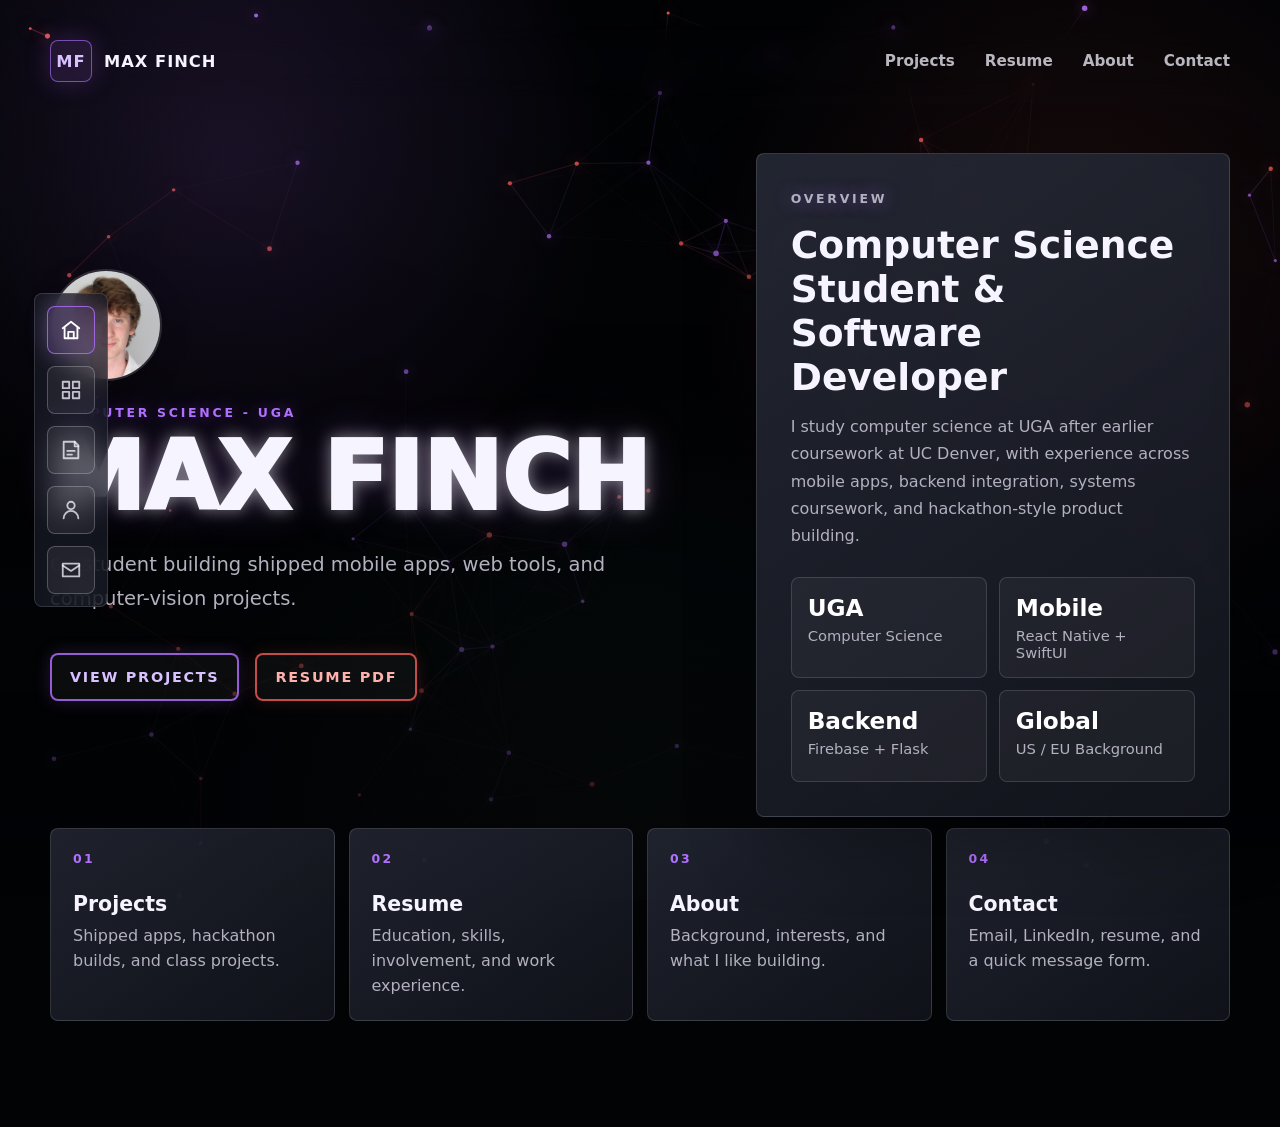
<file: index.html>
<!DOCTYPE html>
<html lang="en">
  <head>
    <meta charset="UTF-8" />
    <meta name="viewport" content="width=device-width, initial-scale=1.0" />
    <meta
      name="description"
      content="Max Finch is a computer science student at the University of Georgia building shipped mobile apps, web tools, and computer-vision projects."
    />
    <title>Max Finch | Portfolio</title>
    <link rel="stylesheet" href="styles.css?v=headshot-crop-4" />
  </head>
  <body data-page="home">
    <canvas id="particle-canvas" aria-hidden="true"></canvas>

    <aside class="side-dock" aria-label="Page navigation">
      <a class="dock-link" href="index.html" aria-label="Home" data-page-link="home">
        <svg viewBox="0 0 24 24" aria-hidden="true">
          <path d="m3 10 9-7 9 7"></path>
          <path d="M5 9.5V21h14V9.5"></path>
          <path d="M9 21v-7h6v7"></path>
        </svg>
      </a>
      <a class="dock-link" href="projects.html" aria-label="Projects" data-page-link="projects">
        <svg viewBox="0 0 24 24" aria-hidden="true">
          <rect x="3" y="3" width="7" height="7"></rect>
          <rect x="14" y="3" width="7" height="7"></rect>
          <rect x="3" y="14" width="7" height="7"></rect>
          <rect x="14" y="14" width="7" height="7"></rect>
        </svg>
      </a>
      <a class="dock-link" href="resume.html" aria-label="Resume" data-page-link="resume">
        <svg viewBox="0 0 24 24" aria-hidden="true">
          <path d="M8 3h8l4 4v14H4V3h4z"></path>
          <path d="M16 3v5h4"></path>
          <path d="M8 13h8"></path>
          <path d="M8 17h5"></path>
        </svg>
      </a>
      <a class="dock-link" href="about.html" aria-label="About" data-page-link="about">
        <svg viewBox="0 0 24 24" aria-hidden="true">
          <path d="M20 21a8 8 0 0 0-16 0"></path>
          <circle cx="12" cy="7" r="4"></circle>
        </svg>
      </a>
      <a class="dock-link" href="contact.html" aria-label="Contact" data-page-link="contact">
        <svg viewBox="0 0 24 24" aria-hidden="true">
          <rect x="3" y="5" width="18" height="14"></rect>
          <path d="m3 7 9 6 9-6"></path>
        </svg>
      </a>
    </aside>

    <main class="site-shell home-shell">
      <nav class="top-nav">
        <a class="brand" href="index.html" aria-label="Max Finch home">
          <span class="brand-mark">MF</span>
          <span>Max Finch</span>
        </a>
        <div class="nav-links" aria-label="Primary navigation">
          <a href="projects.html" data-page-link="projects">Projects</a>
          <a href="resume.html" data-page-link="resume">Resume</a>
          <a href="about.html" data-page-link="about">About</a>
          <a href="contact.html" data-page-link="contact">Contact</a>
        </div>
      </nav>

      <section class="hero home-hero" aria-labelledby="intro-title">
        <div class="hero-copy">
          <span class="hero-headshot">
            <img
              src="assets/Headshot1.jpg"
              alt="Max Finch"
              width="112"
              height="112"
            />
          </span>
          <p class="eyebrow">Computer Science - UGA</p>
          <h1 id="intro-title">Max Finch</h1>
          <p class="intro compact-intro">
            CS student building shipped mobile apps, web tools, and computer-vision projects.
          </p>
          <div class="actions" aria-label="Portfolio actions">
            <a class="button primary" href="projects.html">View Projects</a>
            <a class="button secondary" href="assets/max-finch-resume.pdf" download>Resume PDF</a>
          </div>
        </div>

        <div class="identity-panel" aria-label="Profile summary">
          <p class="panel-label">Overview</p>
          <h2>Computer Science Student &amp; Software Developer</h2>
          <p>
            I study computer science at UGA after earlier coursework at UC Denver, with experience across mobile apps,
            backend integration, systems coursework, and hackathon-style product building.
          </p>
          <div class="stat-grid" aria-label="Quick stats">
            <div>
              <strong>UGA</strong>
              <span>Computer Science</span>
            </div>
            <div>
              <strong>Mobile</strong>
              <span>React Native + SwiftUI</span>
            </div>
            <div>
              <strong>Backend</strong>
              <span>Firebase + Flask</span>
            </div>
            <div>
              <strong>Global</strong>
              <span>US / EU Background</span>
            </div>
          </div>
        </div>
      </section>

      <section class="home-pages" aria-label="Explore pages">
        <a class="page-card" href="projects.html">
          <span>01</span>
          <strong>Projects</strong>
          <p>Shipped apps, hackathon builds, and class projects.</p>
        </a>
        <a class="page-card" href="resume.html">
          <span>02</span>
          <strong>Resume</strong>
          <p>Education, skills, involvement, and work experience.</p>
        </a>
        <a class="page-card" href="about.html">
          <span>03</span>
          <strong>About</strong>
          <p>Background, interests, and what I like building.</p>
        </a>
        <a class="page-card" href="contact.html">
          <span>04</span>
          <strong>Contact</strong>
          <p>Email, LinkedIn, resume, and a quick message form.</p>
        </a>
      </section>
    </main>

    <script src="particles.js"></script>
    <script src="app.js"></script>
  </body>
</html>
</file>
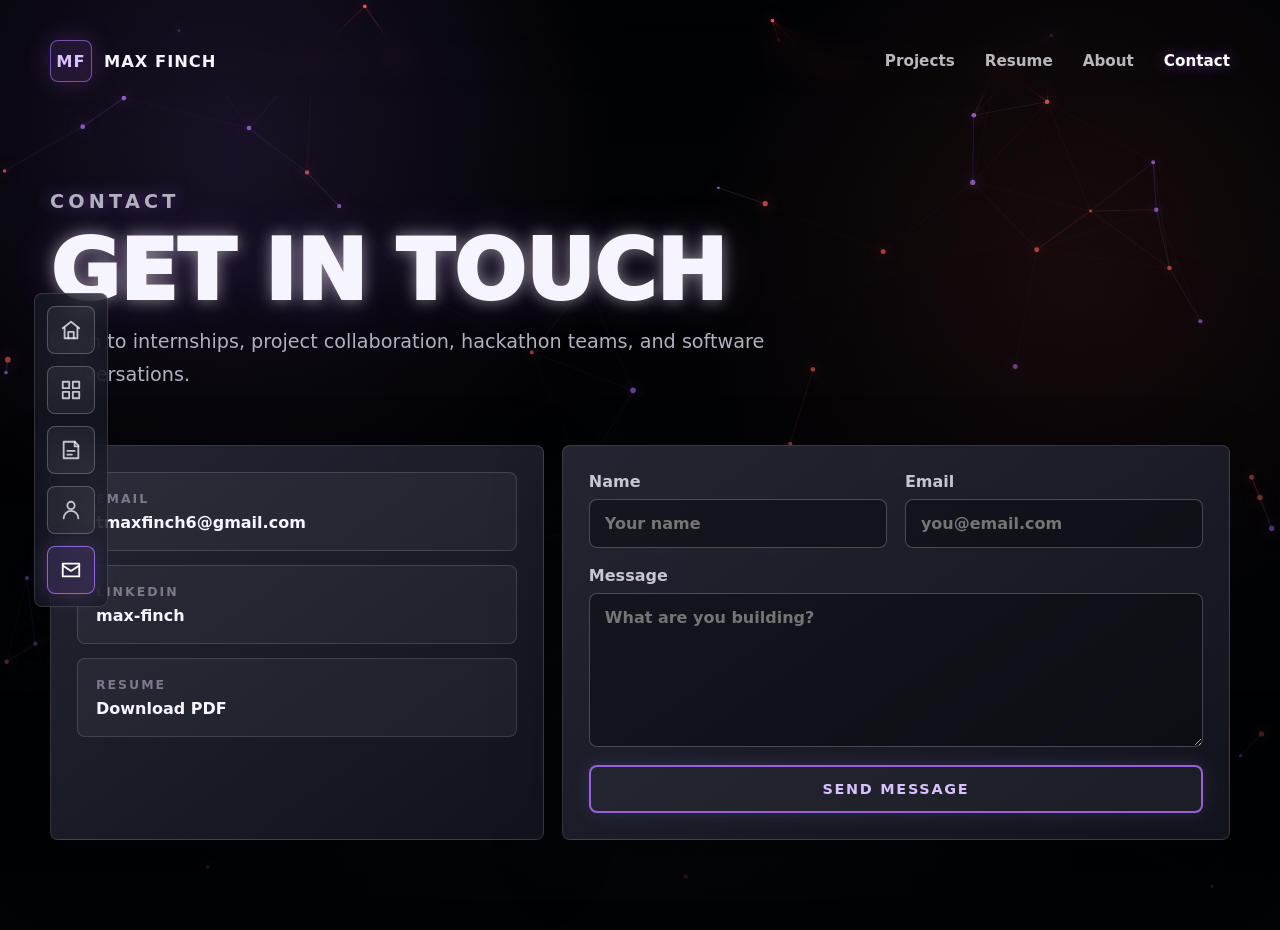
<file: contact.html>
<!DOCTYPE html>
<html lang="en">
  <head>
    <meta charset="UTF-8" />
    <meta name="viewport" content="width=device-width, initial-scale=1.0" />
    <title>Contact | Max Finch</title>
    <link rel="stylesheet" href="styles.css" />
  </head>
  <body data-page="contact">
    <canvas id="particle-canvas" aria-hidden="true"></canvas>

    <aside class="side-dock" aria-label="Page navigation">
      <a class="dock-link" href="index.html" aria-label="Home" data-page-link="home"><svg viewBox="0 0 24 24" aria-hidden="true"><path d="m3 10 9-7 9 7"></path><path d="M5 9.5V21h14V9.5"></path><path d="M9 21v-7h6v7"></path></svg></a>
      <a class="dock-link" href="projects.html" aria-label="Projects" data-page-link="projects"><svg viewBox="0 0 24 24" aria-hidden="true"><rect x="3" y="3" width="7" height="7"></rect><rect x="14" y="3" width="7" height="7"></rect><rect x="3" y="14" width="7" height="7"></rect><rect x="14" y="14" width="7" height="7"></rect></svg></a>
      <a class="dock-link" href="resume.html" aria-label="Resume" data-page-link="resume"><svg viewBox="0 0 24 24" aria-hidden="true"><path d="M8 3h8l4 4v14H4V3h4z"></path><path d="M16 3v5h4"></path><path d="M8 13h8"></path><path d="M8 17h5"></path></svg></a>
      <a class="dock-link" href="about.html" aria-label="About" data-page-link="about"><svg viewBox="0 0 24 24" aria-hidden="true"><path d="M20 21a8 8 0 0 0-16 0"></path><circle cx="12" cy="7" r="4"></circle></svg></a>
      <a class="dock-link" href="contact.html" aria-label="Contact" data-page-link="contact"><svg viewBox="0 0 24 24" aria-hidden="true"><rect x="3" y="5" width="18" height="14"></rect><path d="m3 7 9 6 9-6"></path></svg></a>
    </aside>

    <main class="site-shell page-shell">
      <nav class="top-nav">
        <a class="brand" href="index.html"><span class="brand-mark">MF</span><span>Max Finch</span></a>
        <div class="nav-links" aria-label="Primary navigation">
          <a href="projects.html" data-page-link="projects">Projects</a>
          <a href="resume.html" data-page-link="resume">Resume</a>
          <a href="about.html" data-page-link="about">About</a>
          <a href="contact.html" data-page-link="contact">Contact</a>
        </div>
      </nav>

      <header class="page-header">
        <p class="eyebrow">Contact</p>
        <h1>Get in touch</h1>
        <p>Open to internships, project collaboration, hackathon teams, and software conversations.</p>
      </header>

      <section class="contact-grid">
        <div class="contact-card">
          <a class="contact-link" href="mailto:tmaxfinch6@gmail.com">
            <span>Email</span>
            <strong>tmaxfinch6@gmail.com</strong>
          </a>
          <a class="contact-link" href="https://www.linkedin.com/in/max-finch" target="_blank" rel="noreferrer">
            <span>LinkedIn</span>
            <strong>max-finch</strong>
          </a>
          <a class="contact-link" href="assets/max-finch-resume.pdf" download>
            <span>Resume</span>
            <strong>Download PDF</strong>
          </a>
        </div>

        <form class="message-card" id="contact-form">
          <label>
            Name
            <input type="text" name="name" placeholder="Your name" autocomplete="name" />
          </label>
          <label>
            Email
            <input type="email" name="email" placeholder="you@email.com" autocomplete="email" />
          </label>
          <label class="full-field">
            Message
            <textarea name="message" rows="5" placeholder="What are you building?"></textarea>
          </label>
          <button class="button primary full-field" type="submit">Send Message</button>
        </form>
      </section>
    </main>

    <script src="particles.js"></script>
    <script src="app.js"></script>
  </body>
</html>
</file>
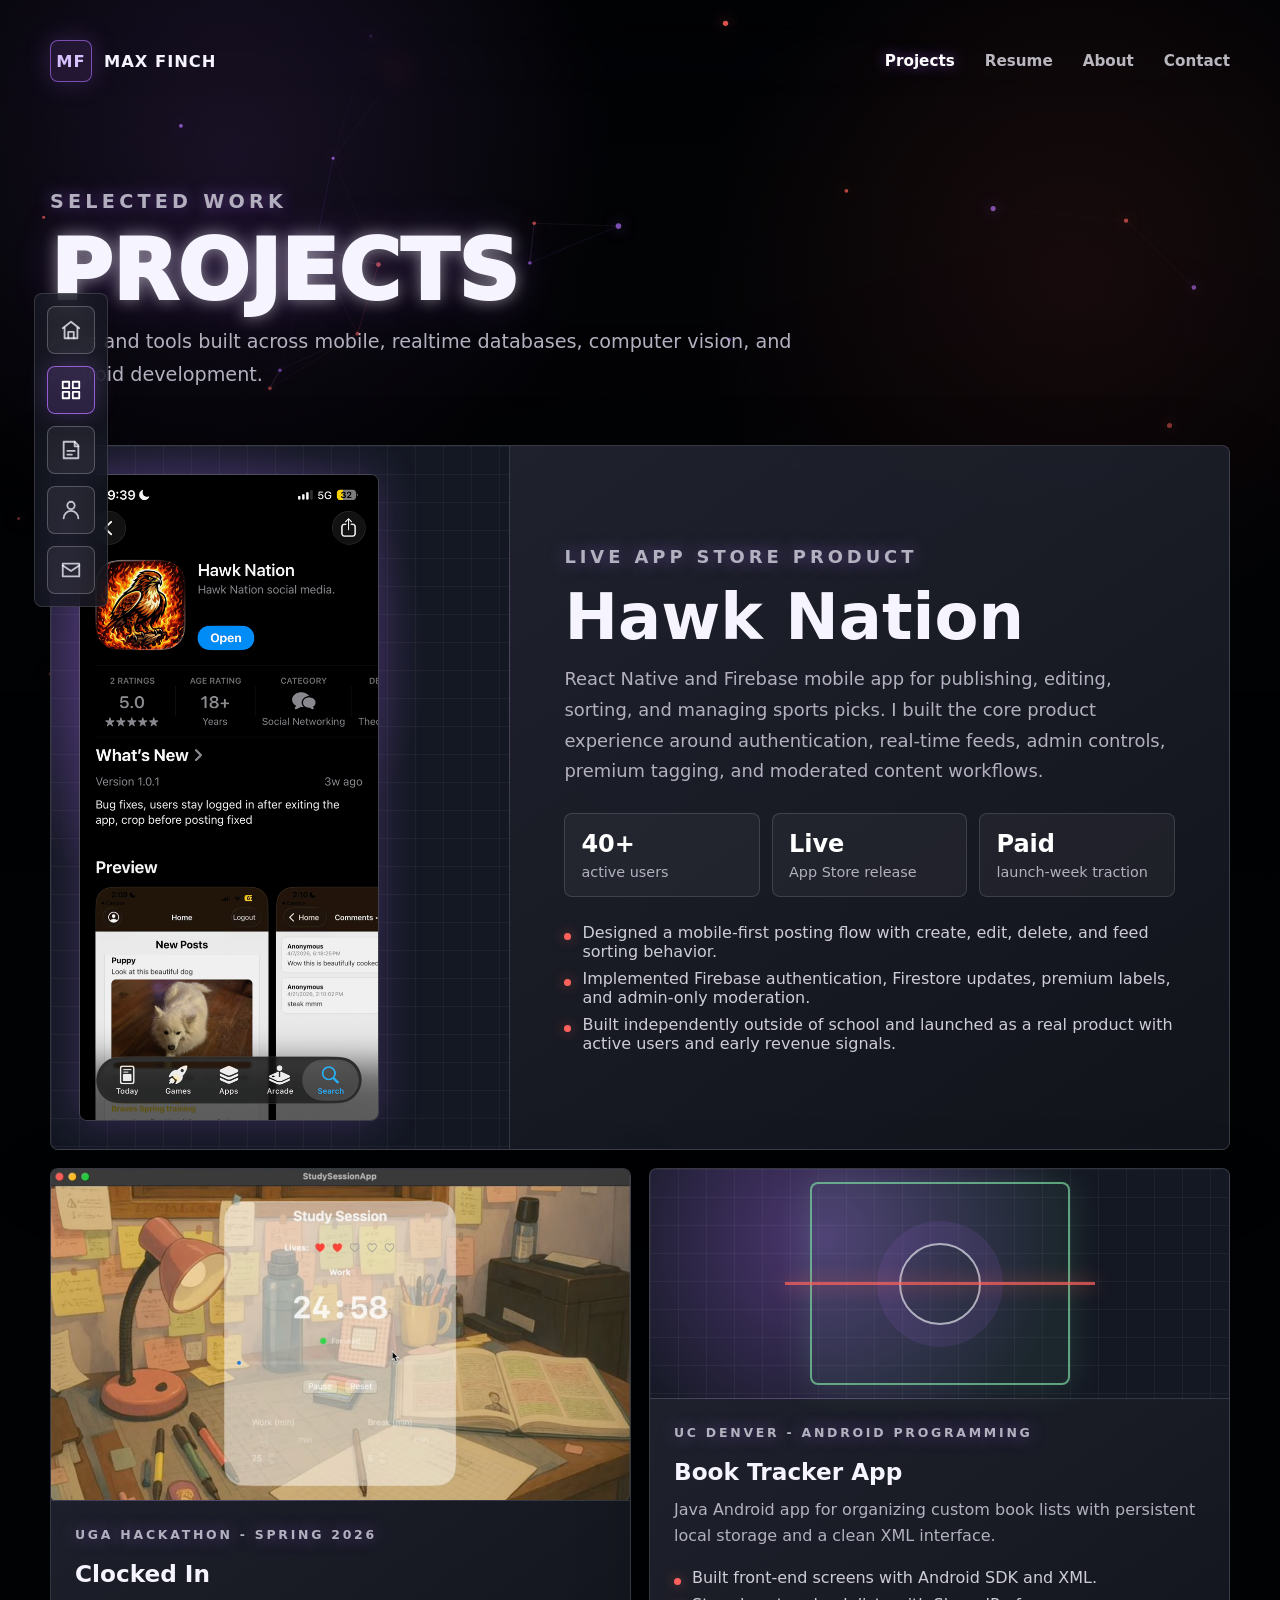
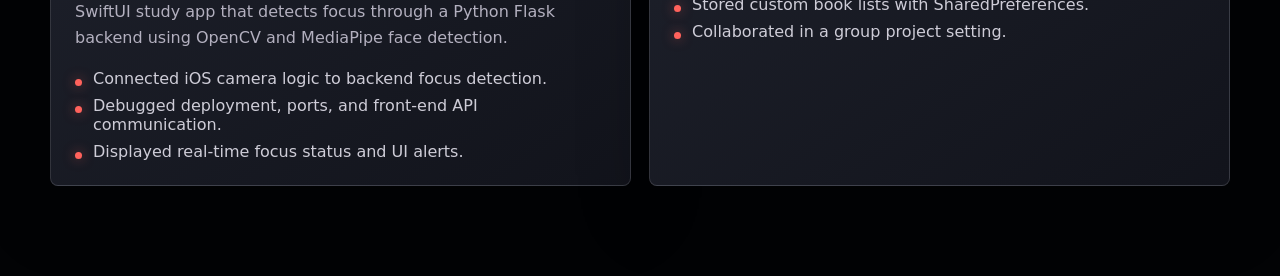
<file: projects.html>
<!DOCTYPE html>
<html lang="en">
  <head>
    <meta charset="UTF-8" />
    <meta name="viewport" content="width=device-width, initial-scale=1.0" />
    <title>Projects | Max Finch</title>
    <link rel="stylesheet" href="styles.css" />
  </head>
  <body data-page="projects">
    <canvas id="particle-canvas" aria-hidden="true"></canvas>

    <aside class="side-dock" aria-label="Page navigation">
      <a class="dock-link" href="index.html" aria-label="Home" data-page-link="home"><svg viewBox="0 0 24 24" aria-hidden="true"><path d="m3 10 9-7 9 7"></path><path d="M5 9.5V21h14V9.5"></path><path d="M9 21v-7h6v7"></path></svg></a>
      <a class="dock-link" href="projects.html" aria-label="Projects" data-page-link="projects"><svg viewBox="0 0 24 24" aria-hidden="true"><rect x="3" y="3" width="7" height="7"></rect><rect x="14" y="3" width="7" height="7"></rect><rect x="3" y="14" width="7" height="7"></rect><rect x="14" y="14" width="7" height="7"></rect></svg></a>
      <a class="dock-link" href="resume.html" aria-label="Resume" data-page-link="resume"><svg viewBox="0 0 24 24" aria-hidden="true"><path d="M8 3h8l4 4v14H4V3h4z"></path><path d="M16 3v5h4"></path><path d="M8 13h8"></path><path d="M8 17h5"></path></svg></a>
      <a class="dock-link" href="about.html" aria-label="About" data-page-link="about"><svg viewBox="0 0 24 24" aria-hidden="true"><path d="M20 21a8 8 0 0 0-16 0"></path><circle cx="12" cy="7" r="4"></circle></svg></a>
      <a class="dock-link" href="contact.html" aria-label="Contact" data-page-link="contact"><svg viewBox="0 0 24 24" aria-hidden="true"><rect x="3" y="5" width="18" height="14"></rect><path d="m3 7 9 6 9-6"></path></svg></a>
    </aside>

    <main class="site-shell page-shell">
      <nav class="top-nav">
        <a class="brand" href="index.html"><span class="brand-mark">MF</span><span>Max Finch</span></a>
        <div class="nav-links" aria-label="Primary navigation">
          <a href="projects.html" data-page-link="projects">Projects</a>
          <a href="resume.html" data-page-link="resume">Resume</a>
          <a href="about.html" data-page-link="about">About</a>
          <a href="contact.html" data-page-link="contact">Contact</a>
        </div>
      </nav>

      <header class="page-header">
        <p class="eyebrow">Selected Work</p>
        <h1>Projects</h1>
        <p>Apps and tools built across mobile, realtime databases, computer vision, and Android development.</p>
      </header>

      <a class="showcase-card linked-card" href="https://apps.apple.com/app/hawk-nation/id6754308698" target="_blank" rel="noreferrer">
        <div class="project-visual app-shot-visual">
          <img
            class="app-store-shot"
            src="assets/hawk-nation-app-store.png"
            alt="Hawk Nation App Store listing showing the app icon, rating, and preview screenshots"
          />
        </div>
        <div class="showcase-copy">
          <p class="card-kicker">Live App Store Product</p>
          <h2>Hawk Nation</h2>
          <p>
            React Native and Firebase mobile app for publishing, editing, sorting, and managing sports picks. I built
            the core product experience around authentication, real-time feeds, admin controls, premium tagging, and
            moderated content workflows.
          </p>
          <div class="metric-row">
            <div><strong>40+</strong><span>active users</span></div>
            <div><strong>Live</strong><span>App Store release</span></div>
            <div><strong>Paid</strong><span>launch-week traction</span></div>
          </div>
          <ul class="clean-list">
            <li>Designed a mobile-first posting flow with create, edit, delete, and feed sorting behavior.</li>
            <li>Implemented Firebase authentication, Firestore updates, premium labels, and admin-only moderation.</li>
            <li>Built independently outside of school and launched as a real product with active users and early revenue signals.</li>
          </ul>
        </div>
      </a>

      <section class="project-grid sub-project-grid">
        <a
          class="project-card linked-card"
          href="https://devpost.com/software/clockedin-5k8j1c?_gl=1*1qianmh*_gcl_au*MTc2NzQ5MTk5Ni4xNzc5MTU4MzQx*_ga*MjU3NDExMjgxLjE3NzkxNTgzNDI.*_ga_0YHJK3Y10M*czE3NzkxNTgzNDEkbzEkZzEkdDE3NzkxNTg2MjAkajU3JGwwJGgw"
          target="_blank"
          rel="noreferrer"
        >
          <div class="project-visual image-visual">
            <img src="assets/clockedin-screenshot.png" alt="Clocked In StudySessionApp screenshot" />
          </div>
          <div class="project-copy">
            <p class="card-kicker">UGA Hackathon - Spring 2026</p>
            <h3>Clocked In</h3>
            <p>
              SwiftUI study app that detects focus through a Python Flask backend using OpenCV and MediaPipe face
              detection.
            </p>
            <ul class="clean-list">
              <li>Connected iOS camera logic to backend focus detection.</li>
              <li>Debugged deployment, ports, and front-end API communication.</li>
              <li>Displayed real-time focus status and UI alerts.</li>
            </ul>
          </div>
        </a>

        <article class="project-card">
          <div class="project-visual focus-visual" aria-hidden="true">
            <div class="camera-frame"><span></span></div>
            <div class="scan-line"></div>
          </div>
          <div class="project-copy">
            <p class="card-kicker">UC Denver - Android Programming</p>
            <h3>Book Tracker App</h3>
            <p>
              Java Android app for organizing custom book lists with persistent local storage and a clean XML interface.
            </p>
            <ul class="clean-list">
              <li>Built front-end screens with Android SDK and XML.</li>
              <li>Stored custom book lists with SharedPreferences.</li>
              <li>Collaborated in a group project setting.</li>
            </ul>
          </div>
        </article>
      </section>
    </main>

    <script src="particles.js"></script>
    <script src="app.js"></script>
  </body>
</html>
</file>
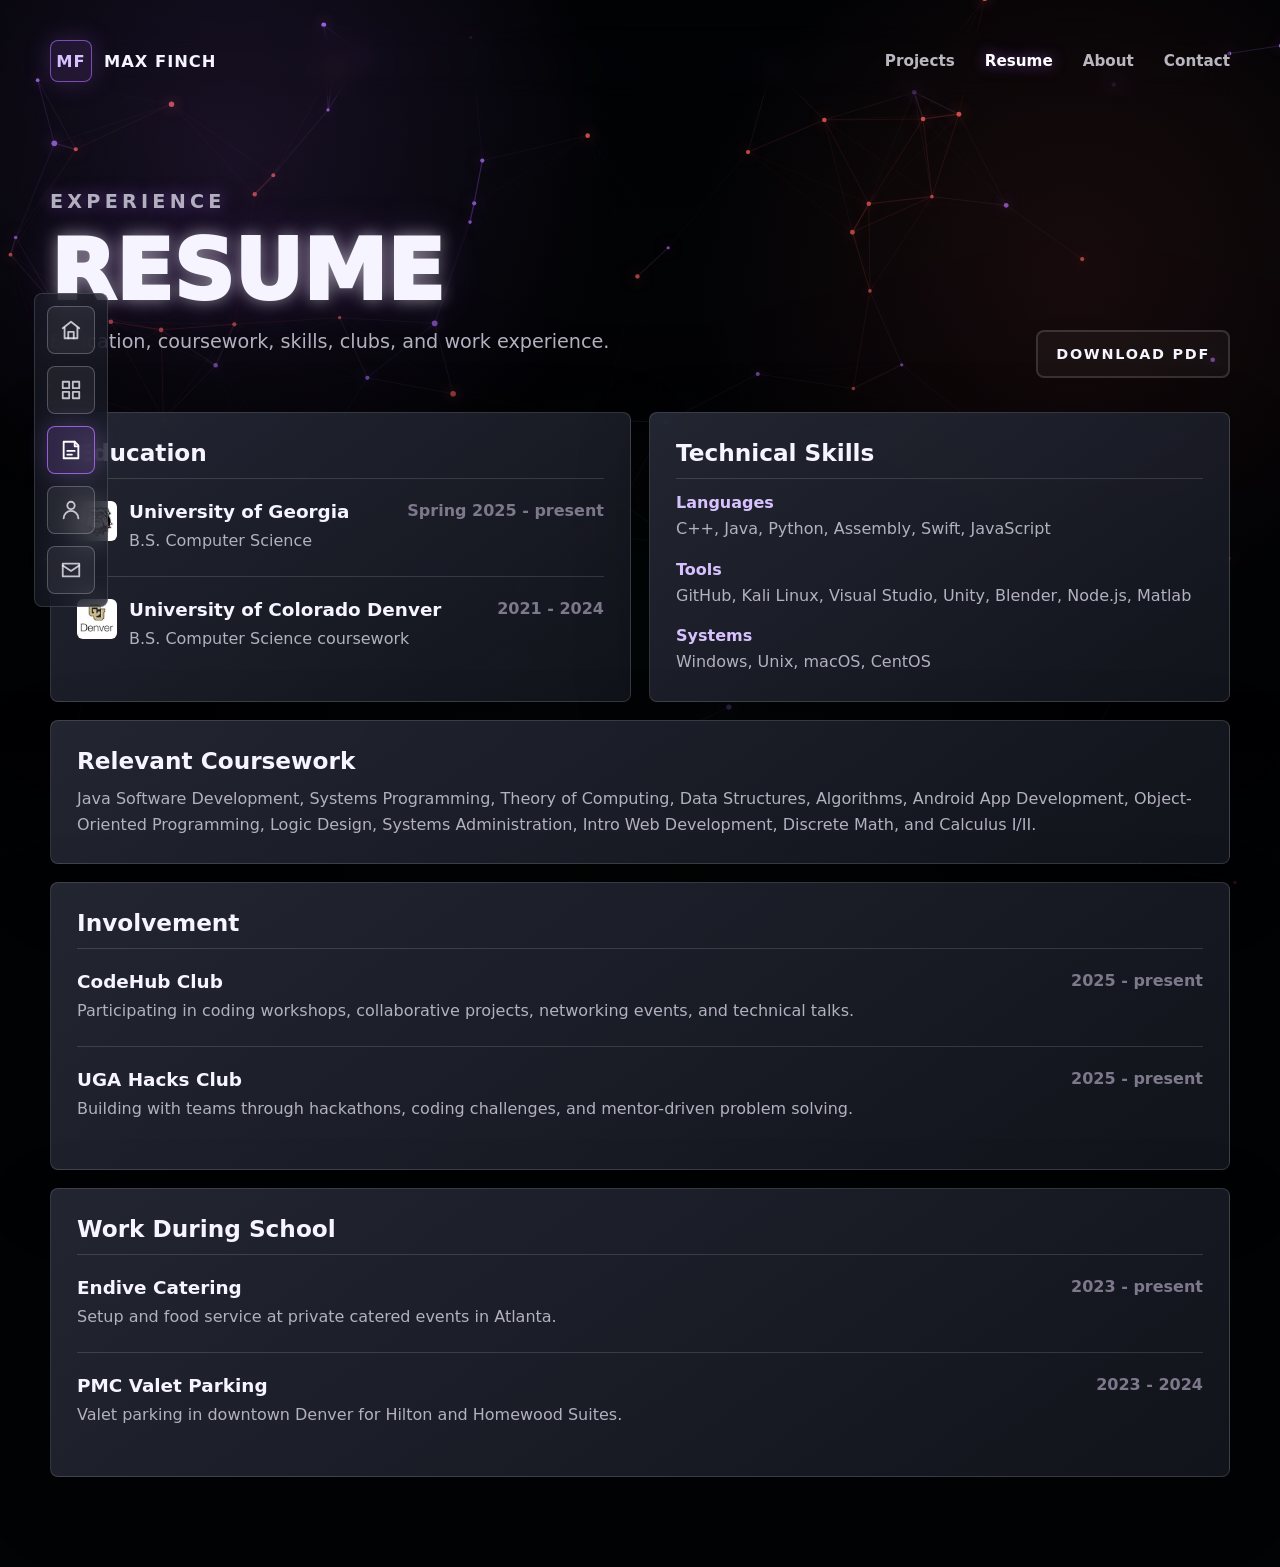
<file: resume.html>
<!DOCTYPE html>
<html lang="en">
  <head>
    <meta charset="UTF-8" />
    <meta name="viewport" content="width=device-width, initial-scale=1.0" />
    <title>Resume | Max Finch</title>
    <link rel="stylesheet" href="styles.css?v=education-logos-1" />
  </head>
  <body data-page="resume">
    <canvas id="particle-canvas" aria-hidden="true"></canvas>

    <aside class="side-dock" aria-label="Page navigation">
      <a class="dock-link" href="index.html" aria-label="Home" data-page-link="home"><svg viewBox="0 0 24 24" aria-hidden="true"><path d="m3 10 9-7 9 7"></path><path d="M5 9.5V21h14V9.5"></path><path d="M9 21v-7h6v7"></path></svg></a>
      <a class="dock-link" href="projects.html" aria-label="Projects" data-page-link="projects"><svg viewBox="0 0 24 24" aria-hidden="true"><rect x="3" y="3" width="7" height="7"></rect><rect x="14" y="3" width="7" height="7"></rect><rect x="3" y="14" width="7" height="7"></rect><rect x="14" y="14" width="7" height="7"></rect></svg></a>
      <a class="dock-link" href="resume.html" aria-label="Resume" data-page-link="resume"><svg viewBox="0 0 24 24" aria-hidden="true"><path d="M8 3h8l4 4v14H4V3h4z"></path><path d="M16 3v5h4"></path><path d="M8 13h8"></path><path d="M8 17h5"></path></svg></a>
      <a class="dock-link" href="about.html" aria-label="About" data-page-link="about"><svg viewBox="0 0 24 24" aria-hidden="true"><path d="M20 21a8 8 0 0 0-16 0"></path><circle cx="12" cy="7" r="4"></circle></svg></a>
      <a class="dock-link" href="contact.html" aria-label="Contact" data-page-link="contact"><svg viewBox="0 0 24 24" aria-hidden="true"><rect x="3" y="5" width="18" height="14"></rect><path d="m3 7 9 6 9-6"></path></svg></a>
    </aside>

    <main class="site-shell page-shell">
      <nav class="top-nav">
        <a class="brand" href="index.html"><span class="brand-mark">MF</span><span>Max Finch</span></a>
        <div class="nav-links" aria-label="Primary navigation">
          <a href="projects.html" data-page-link="projects">Projects</a>
          <a href="resume.html" data-page-link="resume">Resume</a>
          <a href="about.html" data-page-link="about">About</a>
          <a href="contact.html" data-page-link="contact">Contact</a>
        </div>
      </nav>

      <header class="page-header split-heading">
        <div>
          <p class="eyebrow">Experience</p>
          <h1>Resume</h1>
          <p>Education, coursework, skills, clubs, and work experience.</p>
        </div>
        <a class="button compact" href="assets/max-finch-resume.pdf" download>Download PDF</a>
      </header>

      <section class="resume-layout">
        <article class="timeline-card">
          <h2>Education</h2>
          <div class="timeline-item education-item">
            <div class="school-identity">
              <img class="school-logo" src="assets/UGADawg.png" alt="" width="40" height="40" />
              <div>
                <h3>University of Georgia</h3>
                <p>B.S. Computer Science</p>
              </div>
            </div>
            <time>Spring 2025 - present</time>
          </div>
          <div class="timeline-item education-item">
            <div class="school-identity">
              <img class="school-logo" src="assets/CUDenver.png" alt="" width="40" height="40" />
              <div>
                <h3>University of Colorado Denver</h3>
                <p>B.S. Computer Science coursework</p>
              </div>
            </div>
            <time>2021 - 2024</time>
          </div>
        </article>

        <article class="timeline-card">
          <h2>Technical Skills</h2>
          <div class="skill-groups">
            <div><h3>Languages</h3><p>C++, Java, Python, Assembly, Swift, JavaScript</p></div>
            <div><h3>Tools</h3><p>GitHub, Kali Linux, Visual Studio, Unity, Blender, Node.js, Matlab</p></div>
            <div><h3>Systems</h3><p>Windows, Unix, macOS, CentOS</p></div>
          </div>
        </article>

        <article class="timeline-card wide-card">
          <h2>Relevant Coursework</h2>
          <p class="muted-copy">
            Java Software Development, Systems Programming, Theory of Computing, Data Structures, Algorithms, Android
            App Development, Object-Oriented Programming, Logic Design, Systems Administration, Intro Web Development,
            Discrete Math, and Calculus I/II.
          </p>
        </article>

        <article class="timeline-card wide-card">
          <h2>Involvement</h2>
          <div class="timeline-item">
            <div>
              <h3>CodeHub Club</h3>
              <p>Participating in coding workshops, collaborative projects, networking events, and technical talks.</p>
            </div>
            <time>2025 - present</time>
          </div>
          <div class="timeline-item">
            <div>
              <h3>UGA Hacks Club</h3>
              <p>Building with teams through hackathons, coding challenges, and mentor-driven problem solving.</p>
            </div>
            <time>2025 - present</time>
          </div>
        </article>

        <article class="timeline-card wide-card">
          <h2>Work During School</h2>
          <div class="timeline-item">
            <div><h3>Endive Catering</h3><p>Setup and food service at private catered events in Atlanta.</p></div>
            <time>2023 - present</time>
          </div>
          <div class="timeline-item">
            <div><h3>PMC Valet Parking</h3><p>Valet parking in downtown Denver for Hilton and Homewood Suites.</p></div>
            <time>2023 - 2024</time>
          </div>
        </article>
      </section>
    </main>

    <script src="particles.js"></script>
    <script src="app.js"></script>
  </body>
</html>
</file>
<file: styles.css>
:root {
  color-scheme: dark;
  --bg: #020305;
  --panel: rgba(18, 21, 30, 0.88);
  --panel-strong: rgba(36, 40, 53, 0.9);
  --text: #f6f4ff;
  --muted: #b3b0bf;
  --soft: #7d788b;
  --line: rgba(246, 244, 255, 0.14);
  --line-strong: rgba(246, 244, 255, 0.24);
  --purple: #b270ff;
  --purple-soft: #d8c1ff;
  --red: #ff625c;
  --amber: #f3b35b;
  --green: #79d9a2;
}

* {
  box-sizing: border-box;
}

html {
  scroll-behavior: smooth;
  overscroll-behavior-y: none;
}

body {
  margin: 0;
  min-height: 100vh;
  overflow-x: hidden;
  overscroll-behavior-y: none;
  background: var(--bg);
  color: var(--text);
  font-family: Inter, ui-sans-serif, system-ui, -apple-system, BlinkMacSystemFont, "Segoe UI", sans-serif;
}

body::before {
  position: fixed;
  inset: 0;
  z-index: 1;
  pointer-events: none;
  content: "";
  background:
    linear-gradient(rgba(2, 3, 5, 0.04), rgba(2, 3, 5, 0.86)),
    radial-gradient(circle at 18% 18%, rgba(178, 112, 255, 0.16), transparent 24rem),
    radial-gradient(circle at 84% 32%, rgba(255, 98, 92, 0.12), transparent 24rem),
    radial-gradient(circle at 50% 92%, rgba(121, 217, 162, 0.08), transparent 28rem);
}

a {
  color: inherit;
}

button,
input,
textarea {
  font: inherit;
}

#particle-canvas {
  position: fixed;
  inset: 0;
  z-index: 0;
  width: 100%;
  height: 100%;
  display: block;
  background: #020305;
}

.site-shell {
  position: relative;
  z-index: 2;
  width: min(1180px, calc(100% - 48px));
  min-height: 100vh;
  margin: 0 auto;
  padding: 26px 0 72px;
}

.home-shell {
  min-height: 100vh;
}

.page-shell {
  padding-bottom: clamp(56px, 8vw, 90px);
}

.top-nav {
  position: sticky;
  top: 0;
  z-index: 3;
  display: flex;
  align-items: center;
  justify-content: space-between;
  gap: 24px;
  min-height: 70px;
  padding: 12px 0;
  backdrop-filter: blur(12px);
}

.brand,
.nav-links a,
.button,
.dock-link,
.contact-link,
.linked-card,
.visual-link {
  text-decoration: none;
}

.brand {
  display: inline-flex;
  align-items: center;
  gap: 12px;
  font-size: 1.02rem;
  font-weight: 850;
  letter-spacing: 0.06em;
  text-transform: uppercase;
}

.brand-mark {
  display: grid;
  width: 42px;
  height: 42px;
  place-items: center;
  border: 1px solid rgba(178, 112, 255, 0.62);
  border-radius: 8px;
  color: var(--purple-soft);
  background: rgba(178, 112, 255, 0.12);
  box-shadow: 0 0 26px rgba(178, 112, 255, 0.22);
}

.nav-links {
  display: flex;
  align-items: center;
  gap: clamp(14px, 3vw, 30px);
}

.nav-links a {
  color: rgba(246, 244, 255, 0.74);
  font-size: 0.95rem;
  font-weight: 700;
  transition: color 160ms ease, text-shadow 160ms ease;
}

.nav-links a:hover,
.nav-links a:focus-visible,
.nav-links a.is-active {
  color: #ffffff;
  text-shadow: 0 0 14px rgba(178, 112, 255, 0.56);
}

.side-dock {
  position: fixed;
  top: 50%;
  left: clamp(14px, 3vw, 34px);
  z-index: 4;
  display: grid;
  gap: 12px;
  padding: 12px;
  border: 1px solid var(--line);
  border-radius: 8px;
  background: rgba(24, 27, 38, 0.72);
  backdrop-filter: blur(14px);
  transform: translateY(-50%);
}

.dock-link {
  display: grid;
  width: 48px;
  height: 48px;
  place-items: center;
  border: 1px solid var(--line-strong);
  border-radius: 8px;
  color: rgba(246, 244, 255, 0.76);
  background: rgba(246, 244, 255, 0.06);
  transition: background 160ms ease, border-color 160ms ease, color 160ms ease, box-shadow 160ms ease;
}

.dock-link svg {
  width: 22px;
  height: 22px;
  fill: none;
  stroke: currentColor;
  stroke-width: 2;
  stroke-linecap: round;
  stroke-linejoin: round;
}

.dock-link:hover,
.dock-link:focus-visible,
.dock-link.is-active {
  border-color: rgba(178, 112, 255, 0.78);
  color: #ffffff;
  background: rgba(178, 112, 255, 0.16);
  box-shadow: 0 0 22px rgba(178, 112, 255, 0.24);
}

.section-block {
  scroll-margin-top: 86px;
  padding: clamp(56px, 8vw, 98px) 0;
}

.hero {
  min-height: calc(100vh - 72px);
  display: grid;
  grid-template-columns: minmax(0, 1.15fr) minmax(320px, 0.85fr);
  align-items: center;
  gap: clamp(28px, 5vw, 64px);
  padding-top: 36px;
}

.home-hero {
  min-height: min(760px, calc(100vh - 72px));
  padding-top: 18px;
}

.hero-headshot {
  display: block;
  width: clamp(88px, 10vw, 112px);
  height: clamp(88px, 10vw, 112px);
  margin-bottom: 24px;
  border: 2px solid var(--line);
  border-radius: 50%;
  overflow: hidden;
  box-shadow: 0 8px 28px rgba(0, 0, 0, 0.24);
}

.hero-headshot img {
  display: block;
  width: calc(100% + 6px);
  max-width: none;
  height: 100%;
  object-fit: cover;
  object-position: center top;
  transform: translateX(-6px);
}

.eyebrow,
.panel-label,
.card-kicker {
  margin: 0 0 14px;
  color: var(--purple);
  font-size: 0.78rem;
  font-weight: 850;
  letter-spacing: 0.22em;
  text-transform: uppercase;
  text-shadow: 0 0 16px rgba(178, 112, 255, 0.5);
}

h1,
h2,
h3,
h4,
p {
  margin-top: 0;
}

h1 {
  max-width: 900px;
  margin-bottom: 0;
  font-size: clamp(3rem, 6.2vw, 5.4rem);
  line-height: 0.92;
  font-weight: 950;
  letter-spacing: 0;
  text-transform: uppercase;
  text-wrap: balance;
  text-shadow:
    0 0 16px rgba(255, 255, 255, 0.48),
    0 0 44px rgba(178, 112, 255, 0.24);
}

.home-hero h1 {
  font-size: clamp(3.7rem, 7.4vw, 5.9rem);
}

.intro {
  max-width: 720px;
  margin: 28px 0 0;
  color: var(--muted);
  font-size: clamp(1.04rem, 1.8vw, 1.28rem);
  line-height: 1.72;
}

.compact-intro {
  max-width: 600px;
  font-size: clamp(1.05rem, 1.8vw, 1.22rem);
}

.actions {
  display: flex;
  flex-wrap: wrap;
  gap: 16px;
  margin-top: 38px;
}

.button {
  display: inline-flex;
  align-items: center;
  justify-content: center;
  min-height: 48px;
  min-width: 150px;
  border: 2px solid var(--line);
  border-radius: 8px;
  padding: 12px 18px;
  color: var(--text);
  background: rgba(246, 244, 255, 0.04);
  font-size: 0.9rem;
  font-weight: 850;
  letter-spacing: 0.12em;
  text-transform: uppercase;
  cursor: pointer;
  transition: border-color 160ms ease, box-shadow 160ms ease, transform 160ms ease, background 160ms ease;
}

.button:hover,
.button:focus-visible {
  transform: translateY(-2px);
}

.primary {
  border-color: rgba(178, 112, 255, 0.82);
  color: var(--purple-soft);
  box-shadow: 0 0 18px rgba(178, 112, 255, 0.18);
}

.primary:hover,
.primary:focus-visible {
  background: rgba(178, 112, 255, 0.1);
  box-shadow: 0 0 28px rgba(178, 112, 255, 0.42);
}

.secondary {
  border-color: rgba(255, 98, 92, 0.76);
  color: #ffb2ad;
  box-shadow: 0 0 18px rgba(255, 98, 92, 0.14);
}

.secondary:hover,
.secondary:focus-visible {
  background: rgba(255, 98, 92, 0.08);
  box-shadow: 0 0 28px rgba(255, 98, 92, 0.36);
}

.compact {
  min-width: 138px;
}

.identity-panel,
.project-card,
.timeline-card,
.about-card,
.contact-card,
.message-card {
  border: 1px solid var(--line);
  border-radius: 8px;
  background: linear-gradient(145deg, rgba(39, 43, 56, 0.88), rgba(20, 22, 31, 0.88));
  box-shadow: 0 24px 70px rgba(0, 0, 0, 0.28);
  backdrop-filter: blur(10px);
}

.identity-panel {
  padding: clamp(22px, 4vw, 34px);
}

.identity-panel h2 {
  margin-bottom: 14px;
  font-size: clamp(1.7rem, 3vw, 2.35rem);
}

.identity-panel p {
  color: var(--muted);
  line-height: 1.7;
}

.stat-grid {
  display: grid;
  grid-template-columns: repeat(2, minmax(0, 1fr));
  gap: 12px;
  margin-top: 28px;
}

.stat-grid div {
  min-height: 92px;
  padding: 16px;
  border: 1px solid var(--line);
  border-radius: 8px;
  background: rgba(246, 244, 255, 0.045);
}

.stat-grid strong {
  display: block;
  color: #ffffff;
  font-size: 1.45rem;
}

.stat-grid span {
  display: block;
  margin-top: 6px;
  color: var(--muted);
  font-size: 0.92rem;
}

.home-pages {
  display: grid;
  grid-template-columns: repeat(4, minmax(0, 1fr));
  gap: 14px;
  margin-top: -28px;
  padding-bottom: 34px;
}

.page-card {
  min-height: 168px;
  padding: 22px;
  border: 1px solid var(--line);
  border-radius: 8px;
  color: inherit;
  text-decoration: none;
  background: linear-gradient(145deg, rgba(39, 43, 56, 0.78), rgba(20, 22, 31, 0.78));
  transition: border-color 160ms ease, box-shadow 160ms ease, transform 160ms ease;
}

.page-card:hover,
.page-card:focus-visible {
  border-color: rgba(178, 112, 255, 0.72);
  box-shadow: 0 0 28px rgba(178, 112, 255, 0.18);
  transform: translateY(-3px);
}

.page-card span {
  display: block;
  margin-bottom: 26px;
  color: var(--purple);
  font-size: 0.78rem;
  font-weight: 900;
  letter-spacing: 0.18em;
}

.page-card strong {
  display: block;
  margin-bottom: 8px;
  font-size: 1.28rem;
}

.page-card p {
  margin-bottom: 0;
  color: var(--muted);
  line-height: 1.55;
}

.page-header {
  max-width: 960px;
  padding: clamp(54px, 8vw, 90px) 0 34px;
}

.page-header h1 {
  margin-bottom: 16px;
  font-size: clamp(3.1rem, 6.6vw, 5.4rem);
}

.page-header p {
  max-width: 760px;
  color: var(--muted);
  font-size: clamp(1rem, 1.6vw, 1.2rem);
  line-height: 1.7;
}

.section-heading {
  max-width: 820px;
  margin-bottom: 32px;
}

.section-heading h2 {
  margin-bottom: 14px;
  font-size: clamp(2.5rem, 6vw, 5rem);
  line-height: 0.98;
}

.section-heading p {
  color: var(--muted);
  font-size: clamp(1rem, 1.5vw, 1.16rem);
  line-height: 1.68;
}

.split-heading {
  max-width: none;
  display: flex;
  align-items: end;
  justify-content: space-between;
  gap: 24px;
}

.project-grid {
  display: grid;
  grid-template-columns: repeat(2, minmax(0, 1fr));
  gap: 18px;
}

.sub-project-grid {
  margin-top: 18px;
}

.showcase-card {
  display: grid;
  grid-template-columns: minmax(300px, 0.78fr) minmax(0, 1.22fr);
  overflow: hidden;
  border: 1px solid var(--line);
  border-radius: 8px;
  background: linear-gradient(145deg, rgba(39, 43, 56, 0.88), rgba(20, 22, 31, 0.88));
  box-shadow: 0 24px 70px rgba(0, 0, 0, 0.28);
  backdrop-filter: blur(10px);
}

.linked-card {
  color: inherit;
  transition: border-color 160ms ease, box-shadow 160ms ease, transform 160ms ease;
}

.linked-card:hover,
.linked-card:focus-visible {
  border-color: rgba(178, 112, 255, 0.72);
  box-shadow: 0 0 34px rgba(178, 112, 255, 0.22);
  transform: translateY(-2px);
}

.showcase-card .project-visual {
  min-height: 520px;
  border-right: 1px solid var(--line);
  border-bottom: 0;
}

.showcase-copy {
  align-self: center;
  padding: clamp(28px, 5vw, 54px);
}

.showcase-copy h2 {
  margin-bottom: 16px;
  font-size: clamp(2.4rem, 5vw, 4.8rem);
  line-height: 0.96;
}

.showcase-copy p {
  color: var(--muted);
  font-size: clamp(1rem, 1.4vw, 1.16rem);
  line-height: 1.72;
}

.metric-row {
  display: grid;
  grid-template-columns: repeat(3, minmax(0, 1fr));
  gap: 12px;
  margin: 26px 0;
}

.metric-row div {
  padding: 16px;
  border: 1px solid var(--line);
  border-radius: 8px;
  background: rgba(246, 244, 255, 0.045);
}

.metric-row strong {
  display: block;
  color: #ffffff;
  font-size: 1.5rem;
}

.metric-row span {
  display: block;
  margin-top: 6px;
  color: var(--muted);
  font-size: 0.9rem;
}

.project-card {
  min-height: 100%;
  overflow: hidden;
}

.feature-card {
  grid-row: span 2;
}

.project-visual {
  min-height: 230px;
  border-bottom: 1px solid var(--line);
  background:
    linear-gradient(rgba(246, 244, 255, 0.045) 1px, transparent 1px),
    linear-gradient(90deg, rgba(246, 244, 255, 0.045) 1px, transparent 1px),
    radial-gradient(circle at 30% 30%, rgba(178, 112, 255, 0.36), transparent 15rem),
    #141823;
  background-size: 28px 28px, 28px 28px, auto, auto;
}

.app-shot-visual {
  align-items: center;
  justify-items: center;
  padding: 28px;
}

.app-store-shot {
  display: block;
  width: min(100%, 300px);
  max-height: 680px;
  border: 1px solid rgba(246, 244, 255, 0.18);
  border-radius: 8px;
  object-fit: cover;
  object-position: top center;
  box-shadow: 0 0 44px rgba(178, 112, 255, 0.24);
}

.image-visual {
  padding: 0;
}

.image-visual img {
  display: block;
  width: 100%;
  height: 100%;
  min-height: 300px;
  object-fit: cover;
  object-position: center;
}

.feature-card .project-visual {
  min-height: 420px;
}

.project-copy {
  padding: 24px;
}

.project-copy h3,
.timeline-card h2,
.timeline-card h3,
.about-card h2,
.about-card h3 {
  margin-bottom: 12px;
  font-size: 1.45rem;
}

.project-copy p,
.about-card p {
  color: var(--muted);
  line-height: 1.65;
}

.clean-list {
  display: grid;
  gap: 8px;
  margin: 18px 0 0;
  padding: 0;
  color: rgba(246, 244, 255, 0.82);
  list-style: none;
}

.clean-list li {
  position: relative;
  padding-left: 18px;
}

.clean-list li::before {
  position: absolute;
  left: 0;
  top: 0.62em;
  width: 7px;
  height: 7px;
  border-radius: 50%;
  content: "";
  background: var(--red);
  box-shadow: 0 0 12px rgba(255, 98, 92, 0.5);
}

.phone-visual,
.focus-visual,
.shelf-visual {
  display: grid;
  place-items: center;
  position: relative;
}

.phone-shell {
  width: min(250px, 72%);
  aspect-ratio: 0.56;
  padding: 18px;
  border: 2px solid rgba(246, 244, 255, 0.28);
  border-radius: 8px;
  background: linear-gradient(180deg, rgba(12, 14, 22, 0.92), rgba(34, 24, 46, 0.94));
  box-shadow: 0 0 42px rgba(178, 112, 255, 0.26);
}

.phone-top {
  width: 64px;
  height: 8px;
  margin: 0 auto 22px;
  border-radius: 99px;
  background: rgba(246, 244, 255, 0.24);
}

.pick-card {
  height: 78px;
  margin-bottom: 14px;
  border: 1px solid rgba(246, 244, 255, 0.16);
  border-radius: 8px;
  background:
    linear-gradient(90deg, rgba(255, 98, 92, 0.75), transparent 4px),
    linear-gradient(135deg, rgba(246, 244, 255, 0.14), rgba(246, 244, 255, 0.04));
}

.pick-card.hot {
  background:
    linear-gradient(90deg, rgba(178, 112, 255, 0.9), transparent 4px),
    linear-gradient(135deg, rgba(246, 244, 255, 0.18), rgba(246, 244, 255, 0.05));
}

.pick-card.small {
  height: 52px;
}

.camera-frame {
  display: grid;
  width: min(260px, 74%);
  aspect-ratio: 1.28;
  place-items: center;
  border: 2px solid rgba(121, 217, 162, 0.7);
  border-radius: 8px;
  background: rgba(121, 217, 162, 0.08);
  box-shadow: 0 0 34px rgba(121, 217, 162, 0.18);
}

.camera-frame span {
  width: 82px;
  height: 82px;
  border: 2px solid rgba(246, 244, 255, 0.64);
  border-radius: 50%;
  box-shadow: 0 0 0 22px rgba(178, 112, 255, 0.1);
}

.scan-line {
  position: absolute;
  width: min(310px, 82%);
  height: 3px;
  background: rgba(255, 98, 92, 0.74);
  box-shadow: 0 0 18px rgba(255, 98, 92, 0.72);
  animation: scan 2.5s ease-in-out infinite;
}

.shelf-visual {
  grid-template-columns: repeat(4, 34px);
  gap: 12px;
}

.shelf-visual span {
  width: 34px;
  border-radius: 6px;
  background: linear-gradient(180deg, var(--purple), var(--red));
  box-shadow: 0 0 20px rgba(178, 112, 255, 0.28);
}

.shelf-visual span:nth-child(1) {
  height: 132px;
}

.shelf-visual span:nth-child(2) {
  height: 98px;
  background: linear-gradient(180deg, var(--amber), var(--red));
}

.shelf-visual span:nth-child(3) {
  height: 150px;
}

.shelf-visual span:nth-child(4) {
  height: 112px;
  background: linear-gradient(180deg, var(--green), var(--purple));
}

@keyframes scan {
  0%,
  100% {
    transform: translateY(-72px);
  }

  50% {
    transform: translateY(72px);
  }
}

.resume-layout {
  display: grid;
  grid-template-columns: repeat(2, minmax(0, 1fr));
  gap: 18px;
}

.timeline-card {
  padding: 26px;
}

.wide-card {
  grid-column: 1 / -1;
}

.timeline-item {
  display: flex;
  align-items: start;
  justify-content: space-between;
  gap: 20px;
  padding: 22px 0;
  border-top: 1px solid var(--line);
}

.timeline-item:first-of-type {
  margin-top: 6px;
}

.education-item {
  flex-wrap: wrap;
  gap: 12px 20px;
}

.school-identity {
  display: flex;
  align-items: flex-start;
  gap: 12px;
  min-width: 0;
}

.school-logo {
  display: block;
  flex: 0 0 40px;
  width: 40px;
  height: 40px;
  padding: 3px;
  border-radius: 6px;
  background: #fff;
  object-fit: contain;
}

.timeline-item h4 {
  margin-bottom: 6px;
  font-size: 1.15rem;
}

.timeline-item h3 {
  margin-bottom: 6px;
  font-size: 1.15rem;
}

.timeline-item p,
.skill-groups p,
.muted-copy {
  margin-bottom: 0;
  color: var(--muted);
  line-height: 1.6;
}

.timeline-item time {
  flex: 0 0 auto;
  color: var(--soft);
  font-weight: 800;
  white-space: nowrap;
}

.skill-groups {
  display: grid;
  gap: 18px;
  padding-top: 14px;
  border-top: 1px solid var(--line);
}

.skill-groups h3,
.skill-groups h4 {
  margin-bottom: 4px;
  color: var(--purple-soft);
  font-size: 1rem;
}

.about-grid {
  display: grid;
  grid-template-columns: repeat(3, minmax(0, 1fr));
  gap: 18px;
}

.about-header {
  padding-bottom: 24px;
}

.interest-row {
  display: flex;
  flex-wrap: wrap;
  gap: 10px;
  margin-top: 28px;
}

.interest-row span {
  border: 1px solid var(--line-strong);
  border-radius: 999px;
  padding: 8px 14px;
  color: rgba(246, 244, 255, 0.82);
  background: rgba(246, 244, 255, 0.055);
  font-size: 0.92rem;
  font-weight: 800;
}

.about-dashboard {
  display: grid;
  grid-template-columns: 0.9fr 1fr 1.15fr;
  grid-auto-flow: dense;
  align-items: start;
  gap: 18px;
}

.about-tile {
  min-height: 220px;
  border: 1px solid var(--line);
  border-radius: 8px;
  padding: 24px;
  overflow: hidden;
  background: linear-gradient(145deg, rgba(39, 43, 56, 0.88), rgba(20, 22, 31, 0.88));
  box-shadow: 0 24px 70px rgba(0, 0, 0, 0.28);
  backdrop-filter: blur(10px);
}

.about-tile h2 {
  margin-bottom: 10px;
  font-size: clamp(1.35rem, 2vw, 1.85rem);
}

.about-tile p {
  margin-bottom: 0;
  color: var(--muted);
  line-height: 1.62;
}

.tile-header {
  display: flex;
  align-items: center;
  justify-content: space-between;
  gap: 16px;
  margin-bottom: 18px;
}

.tile-header .card-kicker {
  margin-bottom: 0;
}

.tile-header a,
.tile-header span {
  color: var(--muted);
  font-weight: 850;
  text-decoration: none;
}

.tile-header a:hover,
.tile-header a:focus-visible {
  color: #ffffff;
  text-shadow: 0 0 14px rgba(178, 112, 255, 0.54);
}

.visual-link {
  display: inline-block;
  color: inherit;
  border-radius: 8px;
}

.visual-link:focus-visible {
  outline: 3px solid rgba(178, 112, 255, 0.65);
  outline-offset: 4px;
}

.profile-tile {
  grid-row: span 2;
  display: grid;
  min-height: 560px;
  padding: 0;
}

.profile-tile img {
  width: 100%;
  height: 430px;
  object-fit: cover;
  object-position: center;
  border-bottom: 1px solid var(--line);
}

.profile-tile div {
  padding: 24px;
}

.reading-tile img {
  width: 100%;
  max-height: 360px;
  margin-bottom: 18px;
  border: 1px solid var(--line);
  border-radius: 8px;
  background: rgba(4, 5, 8, 0.35);
  object-fit: contain;
  object-position: center;
}

.album-art,
.creator-mark,
.profile-art {
  display: grid;
  width: 116px;
  height: 116px;
  place-items: center;
  margin-bottom: 18px;
  border: 1px solid var(--line-strong);
  border-radius: 8px;
  color: #ffffff;
  font-size: 1.6rem;
  font-weight: 950;
  letter-spacing: 0.08em;
  transition: transform 160ms ease, box-shadow 160ms ease;
}

.profile-art {
  display: block;
  object-fit: cover;
}

.visual-link:hover .album-art,
.visual-link:hover .creator-mark,
.visual-link:hover .profile-art,
.visual-link:focus-visible .album-art,
.visual-link:focus-visible .creator-mark,
.visual-link:focus-visible .profile-art {
  transform: translateY(-2px);
  box-shadow: 0 0 28px rgba(178, 112, 255, 0.28);
}

.aphex-art {
  background:
    radial-gradient(circle at 30% 28%, rgba(255, 98, 92, 0.82), transparent 26%),
    radial-gradient(circle at 70% 72%, rgba(178, 112, 255, 0.82), transparent 30%),
    linear-gradient(135deg, rgba(246, 244, 255, 0.12), rgba(4, 5, 8, 0.88));
}

.creator-mark {
  background:
    linear-gradient(rgba(246, 244, 255, 0.07) 1px, transparent 1px),
    linear-gradient(90deg, rgba(246, 244, 255, 0.07) 1px, transparent 1px),
    radial-gradient(circle at 70% 30%, rgba(121, 217, 162, 0.45), transparent 40%),
    rgba(178, 112, 255, 0.16);
  background-size: 18px 18px, 18px 18px, auto, auto;
}

.tracket-mark {
  background:
    radial-gradient(circle at 50% 32%, rgba(121, 217, 162, 0.52), transparent 18%),
    linear-gradient(rgba(246, 244, 255, 0.09) 1px, transparent 1px),
    linear-gradient(90deg, rgba(246, 244, 255, 0.09) 1px, transparent 1px),
    linear-gradient(135deg, rgba(22, 80, 73, 0.92), rgba(76, 43, 130, 0.92));
  background-size: auto, 16px 16px, 16px 16px, auto;
}

.code-mark {
  background:
    linear-gradient(135deg, rgba(255, 98, 92, 0.62), rgba(178, 112, 255, 0.34)),
    #141823;
}

.building-tile {
  position: relative;
  min-height: 280px;
}

.skate-track {
  position: absolute;
  right: 22px;
  bottom: 22px;
  left: 22px;
  height: 86px;
  border: 1px solid var(--line);
  border-radius: 8px;
  background:
    linear-gradient(rgba(246, 244, 255, 0.05) 1px, transparent 1px),
    linear-gradient(90deg, rgba(246, 244, 255, 0.05) 1px, transparent 1px),
    rgba(4, 5, 8, 0.18);
  background-size: 24px 24px, 24px 24px, auto;
}

.skate-track span {
  position: absolute;
  bottom: 24px;
  width: 58px;
  height: 6px;
  border-radius: 999px;
  background: var(--purple);
  box-shadow: 0 0 18px rgba(178, 112, 255, 0.6);
}

.skate-track span:nth-child(1) {
  left: 12%;
}

.skate-track span:nth-child(2) {
  left: 44%;
  background: var(--red);
}

.skate-track span:nth-child(3) {
  left: 72%;
}

.map-tile {
  grid-column: span 2;
  min-height: 440px;
}

.leaflet-container {
  position: relative;
  overflow: hidden;
  outline-style: none;
  touch-action: pan-x pan-y;
}

.leaflet-pane,
.leaflet-map-pane,
.leaflet-tile,
.leaflet-marker-icon,
.leaflet-marker-shadow,
.leaflet-tile-container,
.leaflet-pane > svg,
.leaflet-pane > canvas,
.leaflet-zoom-box,
.leaflet-image-layer,
.leaflet-layer {
  position: absolute;
  left: 0;
  top: 0;
}

.leaflet-tile,
.leaflet-marker-icon,
.leaflet-marker-shadow {
  user-select: none;
  -webkit-user-drag: none;
}

.leaflet-tile {
  width: 256px;
  height: 256px;
  max-width: none !important;
  max-height: none !important;
}

.leaflet-control {
  position: relative;
  z-index: 800;
  pointer-events: auto;
}

.leaflet-pane {
  z-index: 400;
}

.leaflet-tile-pane {
  z-index: 200;
}

.leaflet-overlay-pane {
  z-index: 400;
}

.leaflet-shadow-pane {
  z-index: 500;
}

.leaflet-marker-pane {
  z-index: 600;
}

.leaflet-tooltip-pane {
  z-index: 650;
}

.leaflet-popup-pane {
  z-index: 700;
}

.leaflet-marker-icon,
.leaflet-marker-shadow,
.leaflet-interactive {
  pointer-events: auto;
}

.leaflet-marker-icon {
  cursor: pointer;
}

.leaflet-top,
.leaflet-bottom {
  position: absolute;
  z-index: 1000;
  pointer-events: none;
}

.leaflet-top {
  top: 12px;
}

.leaflet-bottom {
  bottom: 0;
}

.leaflet-left {
  left: 12px;
}

.leaflet-right {
  right: 12px;
}

.leaflet-top .leaflet-control {
  margin-top: 0;
}

.leaflet-left .leaflet-control {
  margin-left: 0;
}

.leaflet-popup {
  position: absolute;
  text-align: center;
  margin-bottom: 20px;
}

.leaflet-popup-content-wrapper {
  padding: 1px;
  text-align: left;
  border-radius: 8px;
}

.leaflet-popup-content {
  margin: 12px 14px;
  line-height: 1.4;
}

.leaflet-popup-tip-container {
  width: 40px;
  height: 20px;
  position: absolute;
  left: 50%;
  margin-left: -20px;
  overflow: hidden;
  pointer-events: none;
}

.leaflet-popup-tip {
  width: 14px;
  height: 14px;
  padding: 1px;
  margin: -8px auto 0;
  transform: rotate(45deg);
}

.travel-map {
  position: relative;
  height: 520px;
  min-height: 420px;
  margin-top: 20px;
  border: 1px solid rgba(178, 112, 255, 0.34);
  border-radius: 8px;
  overflow: hidden;
  background: #21173b;
}

.travel-map .leaflet-tile {
  filter: hue-rotate(48deg) saturate(0.78) brightness(0.74) contrast(1.18);
}

.travel-map .leaflet-control-container {
  font-family: inherit;
}

.travel-map .leaflet-control-zoom {
  overflow: hidden;
  border: 1px solid rgba(246, 244, 255, 0.28);
  border-radius: 8px;
  box-shadow: 0 0 18px rgba(0, 0, 0, 0.28);
}

.travel-map .leaflet-control-zoom a {
  width: 38px;
  height: 38px;
  border: 0;
  border-bottom: 1px solid rgba(246, 244, 255, 0.28);
  color: #ffffff;
  background: rgba(56, 39, 104, 0.86);
  font-size: 1.3rem;
  line-height: 38px;
}

.travel-map .leaflet-control-zoom a:last-child {
  border-bottom: 0;
}

.travel-map .leaflet-control-attribution {
  background: rgba(22, 18, 38, 0.72);
  color: rgba(246, 244, 255, 0.72);
}

.travel-map .leaflet-control-attribution a {
  color: var(--purple-soft);
}

.travel-pin {
  display: block;
  width: 22px;
  height: 22px;
  border: 3px solid #ffffff;
  border-radius: 50%;
  background: #11131c;
  box-shadow: 0 0 0 4px rgba(178, 112, 255, 0.35), 0 0 22px rgba(178, 112, 255, 0.72);
}

.leaflet-popup-content-wrapper,
.leaflet-popup-tip {
  color: var(--text);
  background: rgba(24, 27, 38, 0.96);
  border: 1px solid var(--line);
}

.leaflet-tooltip {
  border: 1px solid rgba(178, 112, 255, 0.55);
  border-radius: 8px;
  padding: 8px 10px;
  color: #ffffff;
  background: rgba(24, 27, 38, 0.94);
  box-shadow: 0 0 18px rgba(178, 112, 255, 0.24);
  font-family: inherit;
  font-weight: 850;
}

.leaflet-tooltip::before {
  border-top-color: rgba(178, 112, 255, 0.55);
}

.travel-popup {
  width: 260px;
}

.travel-popup h3 {
  margin: 0 0 12px;
  color: #ffffff;
  font-size: 1.1rem;
}

.travel-slides {
  position: relative;
  min-height: 168px;
  border: 1px solid var(--line);
  border-radius: 8px;
  overflow: hidden;
  background:
    linear-gradient(rgba(246, 244, 255, 0.07) 1px, transparent 1px),
    linear-gradient(90deg, rgba(246, 244, 255, 0.07) 1px, transparent 1px),
    rgba(4, 5, 8, 0.36);
  background-size: 18px 18px, 18px 18px, auto;
}

.travel-slide {
  display: none;
  margin: 0;
}

.travel-slide.is-active {
  display: block;
}

.travel-slide img {
  display: block;
  width: 100%;
  height: 168px;
  object-fit: cover;
}

.travel-slide figcaption {
  padding: 9px 11px;
  color: var(--muted);
  font-size: 0.88rem;
  line-height: 1.35;
}

.travel-empty {
  min-height: 168px;
  display: grid;
  align-content: center;
  justify-items: center;
  gap: 7px;
  padding: 18px;
  text-align: center;
}

.travel-empty strong {
  color: var(--purple-soft);
}

.travel-empty span {
  color: var(--muted);
  font-size: 0.9rem;
}

.travel-popup-controls {
  display: grid;
  grid-template-columns: 1fr auto 1fr;
  align-items: center;
  gap: 10px;
  margin-top: 10px;
}

.travel-popup-controls button {
  border: 1px solid var(--line);
  border-radius: 8px;
  padding: 7px 9px;
  color: #ffffff;
  background: rgba(178, 112, 255, 0.14);
  cursor: pointer;
}

.travel-popup-controls button:hover,
.travel-popup-controls button:focus-visible {
  border-color: rgba(178, 112, 255, 0.72);
}

.travel-popup-controls span {
  color: var(--muted);
  font-size: 0.84rem;
  font-weight: 850;
}

.about-card {
  min-height: 260px;
  padding: 26px;
}

.contact-grid {
  display: grid;
  grid-template-columns: 0.85fr 1.15fr;
  gap: 18px;
}

.contact-card,
.message-card {
  padding: 26px;
}

.contact-card {
  display: grid;
  align-content: start;
  gap: 14px;
}

.contact-link {
  display: grid;
  gap: 7px;
  padding: 18px;
  border: 1px solid var(--line);
  border-radius: 8px;
  background: rgba(246, 244, 255, 0.045);
  transition: border-color 160ms ease, box-shadow 160ms ease, transform 160ms ease;
}

.contact-link:hover,
.contact-link:focus-visible {
  border-color: rgba(178, 112, 255, 0.72);
  box-shadow: 0 0 22px rgba(178, 112, 255, 0.16);
  transform: translateY(-2px);
}

.contact-link span {
  color: var(--soft);
  font-size: 0.78rem;
  font-weight: 850;
  letter-spacing: 0.16em;
  text-transform: uppercase;
}

.contact-link strong {
  overflow-wrap: anywhere;
}

.message-card {
  display: grid;
  grid-template-columns: repeat(2, minmax(0, 1fr));
  gap: 18px;
}

label {
  display: grid;
  gap: 8px;
  color: rgba(246, 244, 255, 0.78);
  font-weight: 800;
}

input,
textarea {
  width: 100%;
  border: 1px solid var(--line-strong);
  border-radius: 8px;
  padding: 14px 15px;
  color: var(--text);
  background: rgba(4, 5, 8, 0.42);
  outline: none;
  transition: border-color 160ms ease, box-shadow 160ms ease;
}

textarea {
  resize: vertical;
  min-height: 154px;
}

input:focus,
textarea:focus {
  border-color: rgba(178, 112, 255, 0.82);
  box-shadow: 0 0 0 4px rgba(178, 112, 255, 0.12);
}

.full-field {
  grid-column: 1 / -1;
}

@media (max-width: 1120px) {
  .side-dock {
    left: 12px;
  }

  .site-shell {
    width: min(100% - 36px, 1040px);
  }
}

@media (max-width: 900px) {
  .hero,
  .project-grid,
  .resume-layout,
  .about-grid,
  .about-dashboard,
  .contact-grid,
  .home-pages,
  .showcase-card {
    grid-template-columns: 1fr;
  }

  .feature-card {
    grid-row: auto;
  }

  .feature-card .project-visual {
    min-height: 320px;
  }

  .side-dock {
    top: auto;
    bottom: 16px;
    left: 50%;
    display: flex;
    transform: translateX(-50%);
  }

  .dock-link {
    width: 44px;
    height: 44px;
  }

  .site-shell {
    padding-bottom: 110px;
  }

  .showcase-card .project-visual {
    min-height: 360px;
    border-right: 0;
    border-bottom: 1px solid var(--line);
  }

  .home-pages {
    margin-top: 0;
  }

  .profile-tile,
  .map-tile {
    grid-column: auto;
    grid-row: auto;
  }

  .profile-tile {
    min-height: auto;
  }

  .profile-tile img {
    height: min(520px, 78vw);
  }
}

@media (max-width: 640px) {
  .site-shell {
    width: min(100% - 28px, 560px);
    padding-top: 12px;
  }

  .top-nav {
    align-items: flex-start;
    flex-direction: column;
    min-height: 108px;
  }

  .nav-links {
    width: 100%;
    justify-content: space-between;
    gap: 10px;
  }

  .nav-links a {
    font-size: 0.86rem;
  }

  .section-block {
    padding: 54px 0;
  }

  .hero {
    min-height: auto;
    padding-top: 42px;
  }

  h1 {
    font-size: clamp(2.8rem, 14vw, 4.8rem);
  }

  .home-hero h1,
  .page-header h1 {
    font-size: clamp(3.2rem, 16vw, 5rem);
  }

  .actions,
  .split-heading {
    align-items: stretch;
    flex-direction: column;
  }

  .button {
    width: 100%;
  }

  .stat-grid,
  .message-card,
  .metric-row {
    grid-template-columns: 1fr;
  }

  .timeline-item {
    display: grid;
  }

  .timeline-item time {
    white-space: normal;
  }

  .side-dock {
    width: calc(100% - 28px);
    justify-content: space-between;
  }

  .about-tile {
    padding: 20px;
  }

  .map-tile {
    min-height: 360px;
  }

  .travel-map {
    min-height: 260px;
  }
}
</file>
